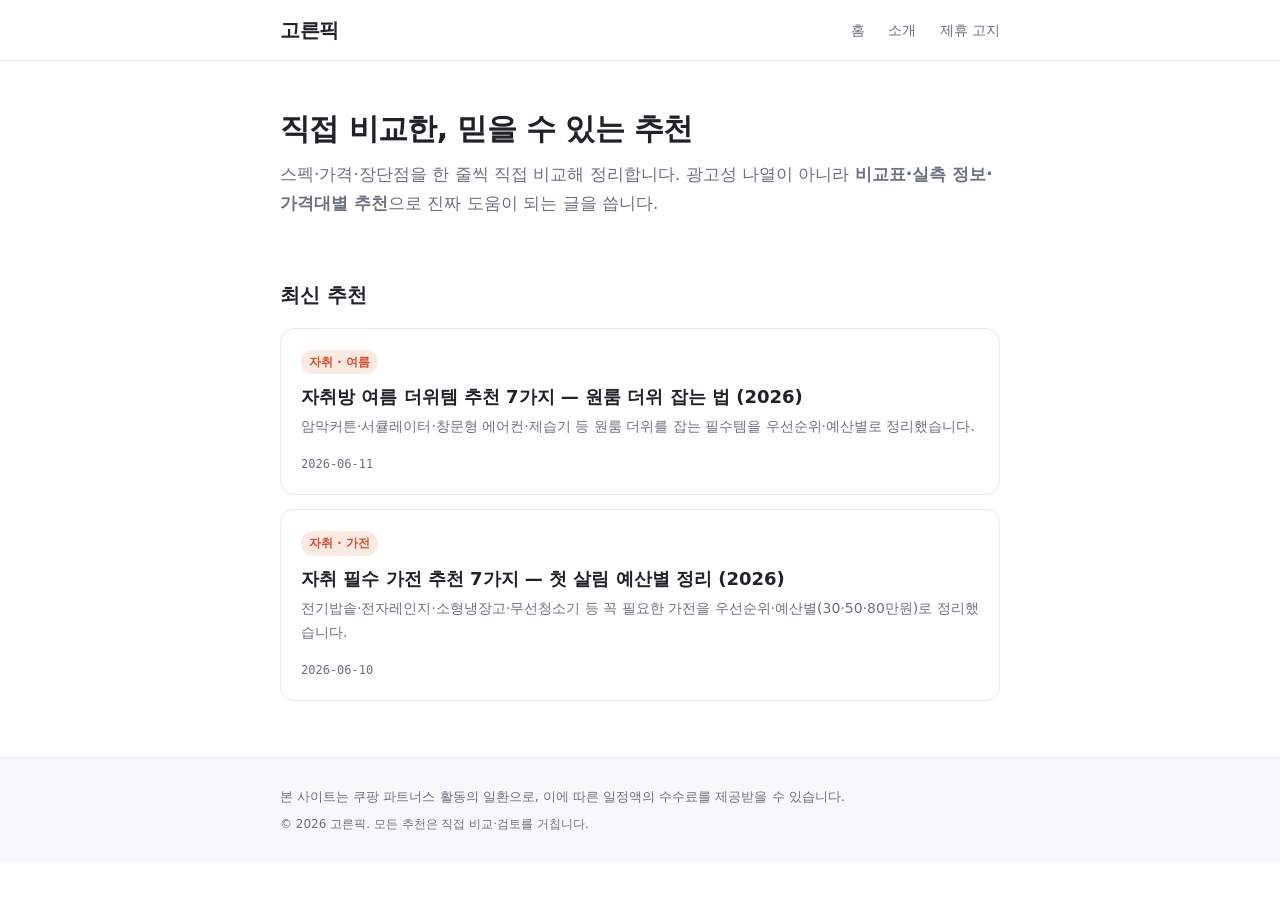
<file: index.html>
<!DOCTYPE html>
<html lang="ko">
<head>
  <meta charset="UTF-8" />
  <meta name="viewport" content="width=device-width, initial-scale=1.0" />
  <meta name="google-site-verification" content="KByV5WFBoO63MOMpK7aMtSgN4CVhhy_slvAWljb6XKs" />
  <title>고른픽 — 직접 비교한 가성비 추천</title>
  <meta name="description" content="실측 스펙과 가격을 직접 비교해 정리한 제품 추천. 가성비·용도별·가격대별로 한눈에 고르세요." />
  <link rel="canonical" href="https://tomttoms.github.io/recommend-site/" />
  <!-- Open Graph -->
  <meta property="og:type" content="website" />
  <meta property="og:title" content="고른픽 — 직접 비교한 가성비 추천" />
  <meta property="og:description" content="실측 스펙과 가격을 직접 비교해 정리한 제품 추천." />
  <meta property="og:url" content="https://tomttoms.github.io/recommend-site/" />
  <meta name="robots" content="index,follow" />
  <link rel="stylesheet" href="style.css" />
  <!-- 사이트 구조화 데이터 -->
  <script type="application/ld+json">
  {
    "@context": "https://schema.org",
    "@type": "WebSite",
    "name": "고른픽",
    "url": "https://tomttoms.github.io/recommend-site/",
    "description": "실측 스펙과 가격을 직접 비교해 정리한 제품 추천 사이트"
  }
  </script>
</head>
<body>
  <header class="site-header">
    <div class="container header-inner">
      <a href="index.html" class="brand">고른픽</a>
      <nav class="nav">
        <a href="index.html">홈</a>
        <a href="about.html">소개</a>
        <a href="about.html#disclosure">제휴 고지</a>
      </nav>
    </div>
  </header>

  <main class="container">
    <section class="hero">
      <h1>직접 비교한, 믿을 수 있는 추천</h1>
      <p class="lead">
        스펙·가격·장단점을 한 줄씩 직접 비교해 정리합니다. 광고성 나열이 아니라
        <strong>비교표·실측 정보·가격대별 추천</strong>으로 진짜 도움이 되는 글을 씁니다.
      </p>
    </section>

    <section>
      <h2 class="section-title">최신 추천</h2>
      <div class="card-list">

        <a class="card" href="posts/jachi-summer.html">
          <span class="card-tag">자취 · 여름</span>
          <h3 class="card-title">자취방 여름 더위템 추천 7가지 — 원룸 더위 잡는 법 (2026)</h3>
          <p class="card-desc">
            암막커튼·서큘레이터·창문형 에어컨·제습기 등 원룸 더위를 잡는 필수템을 우선순위·예산별로 정리했습니다.
          </p>
          <span class="card-date">2026-06-11</span>
        </a>

        <a class="card" href="posts/jachi-appliances.html">
          <span class="card-tag">자취 · 가전</span>
          <h3 class="card-title">자취 필수 가전 추천 7가지 — 첫 살림 예산별 정리 (2026)</h3>
          <p class="card-desc">
            전기밥솥·전자레인지·소형냉장고·무선청소기 등 꼭 필요한 가전을 우선순위·예산별(30·50·80만원)로 정리했습니다.
          </p>
          <span class="card-date">2026-06-10</span>
        </a>

      </div>
    </section>
  </main>

  <footer class="site-footer">
    <div class="container">
      <p class="disclosure">
        본 사이트는 쿠팡 파트너스 활동의 일환으로, 이에 따른 일정액의 수수료를 제공받을 수 있습니다.
      </p>
      <p class="copyright">© <span id="year"></span> 고른픽. 모든 추천은 직접 비교·검토를 거칩니다.</p>
    </div>
  </footer>

  <script>document.getElementById('year').textContent = new Date().getFullYear();</script>
</body>
</html>
</file>
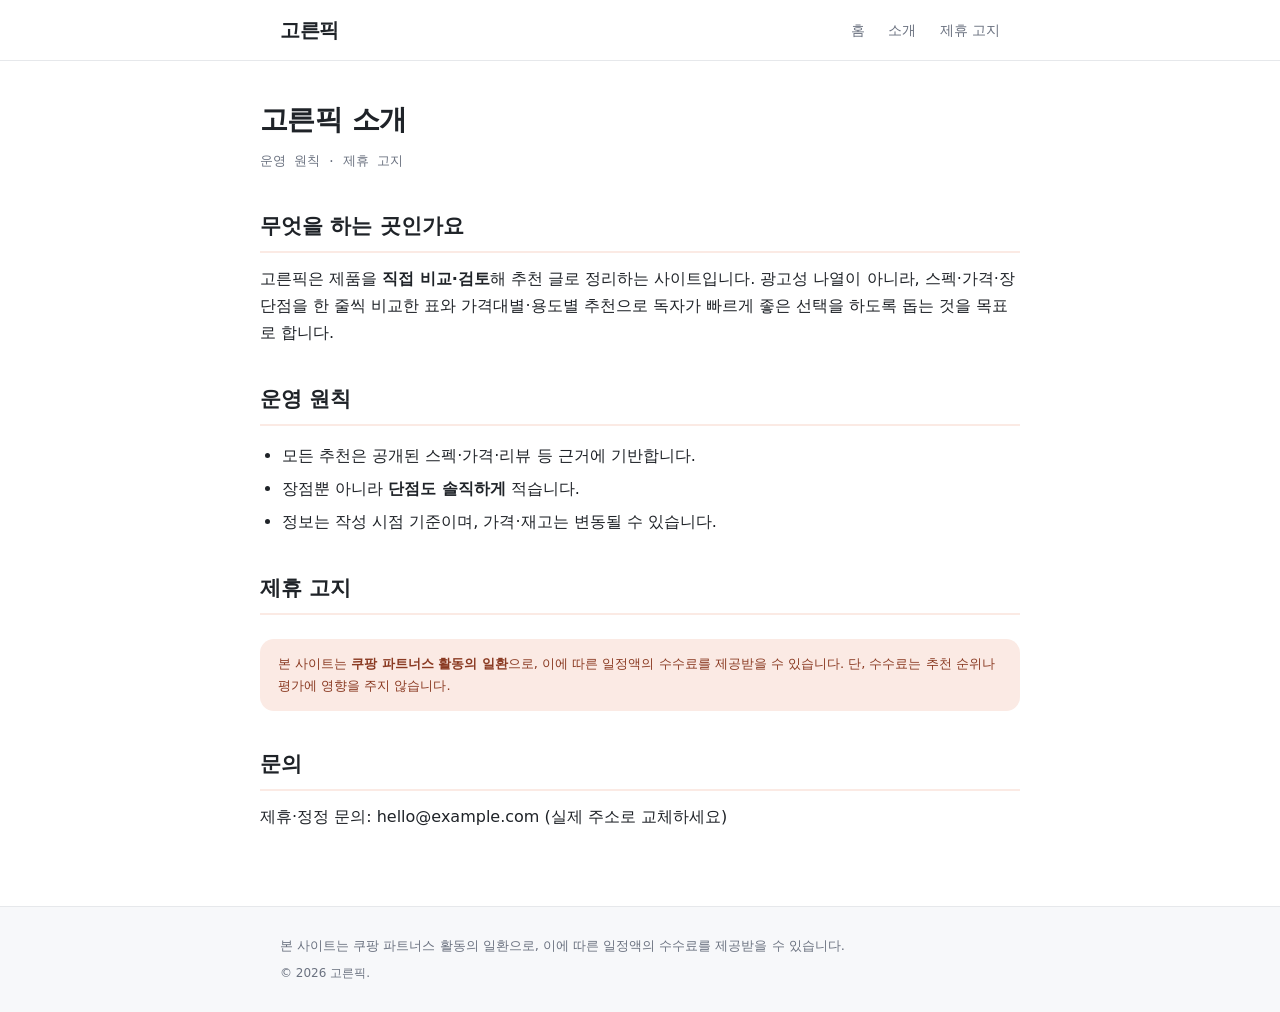
<file: about.html>
<!DOCTYPE html>
<html lang="ko">
<head>
  <meta charset="UTF-8" />
  <meta name="viewport" content="width=device-width, initial-scale=1.0" />
  <title>소개 · 제휴 고지 — 고른픽</title>
  <meta name="description" content="고른픽 소개와 운영 원칙, 쿠팡 파트너스 제휴 고지." />
  <link rel="canonical" href="https://tomttoms.github.io/recommend-site/about.html" />
  <meta name="robots" content="index,follow" />
  <link rel="stylesheet" href="style.css" />
</head>
<body>
  <header class="site-header">
    <div class="container header-inner">
      <a href="index.html" class="brand">고른픽</a>
      <nav class="nav">
        <a href="index.html">홈</a>
        <a href="about.html">소개</a>
        <a href="about.html#disclosure">제휴 고지</a>
      </nav>
    </div>
  </header>

  <main class="container article">
    <h1>고른픽 소개</h1>
    <p class="meta">운영 원칙 · 제휴 고지</p>

    <h2>무엇을 하는 곳인가요</h2>
    <p>
      고른픽은 제품을 <strong>직접 비교·검토</strong>해 추천 글로 정리하는 사이트입니다.
      광고성 나열이 아니라, 스펙·가격·장단점을 한 줄씩 비교한 표와 가격대별·용도별 추천으로
      독자가 빠르게 좋은 선택을 하도록 돕는 것을 목표로 합니다.
    </p>

    <h2>운영 원칙</h2>
    <ul>
      <li>모든 추천은 공개된 스펙·가격·리뷰 등 근거에 기반합니다.</li>
      <li>장점뿐 아니라 <strong>단점도 솔직하게</strong> 적습니다.</li>
      <li>정보는 작성 시점 기준이며, 가격·재고는 변동될 수 있습니다.</li>
    </ul>

    <h2 id="disclosure">제휴 고지</h2>
    <div class="disclosure-box">
      본 사이트는 <strong>쿠팡 파트너스 활동의 일환</strong>으로, 이에 따른 일정액의
      수수료를 제공받을 수 있습니다. 단, 수수료는 추천 순위나 평가에 영향을 주지 않습니다.
    </div>

    <h2>문의</h2>
    <p>제휴·정정 문의: <a href="mailto:hello@example.com">hello@example.com</a> (실제 주소로 교체하세요)</p>
  </main>

  <footer class="site-footer">
    <div class="container">
      <p class="disclosure">
        본 사이트는 쿠팡 파트너스 활동의 일환으로, 이에 따른 일정액의 수수료를 제공받을 수 있습니다.
      </p>
      <p class="copyright">© <span id="year"></span> 고른픽.</p>
    </div>
  </footer>
  <script>document.getElementById('year').textContent = new Date().getFullYear();</script>
</body>
</html>
</file>
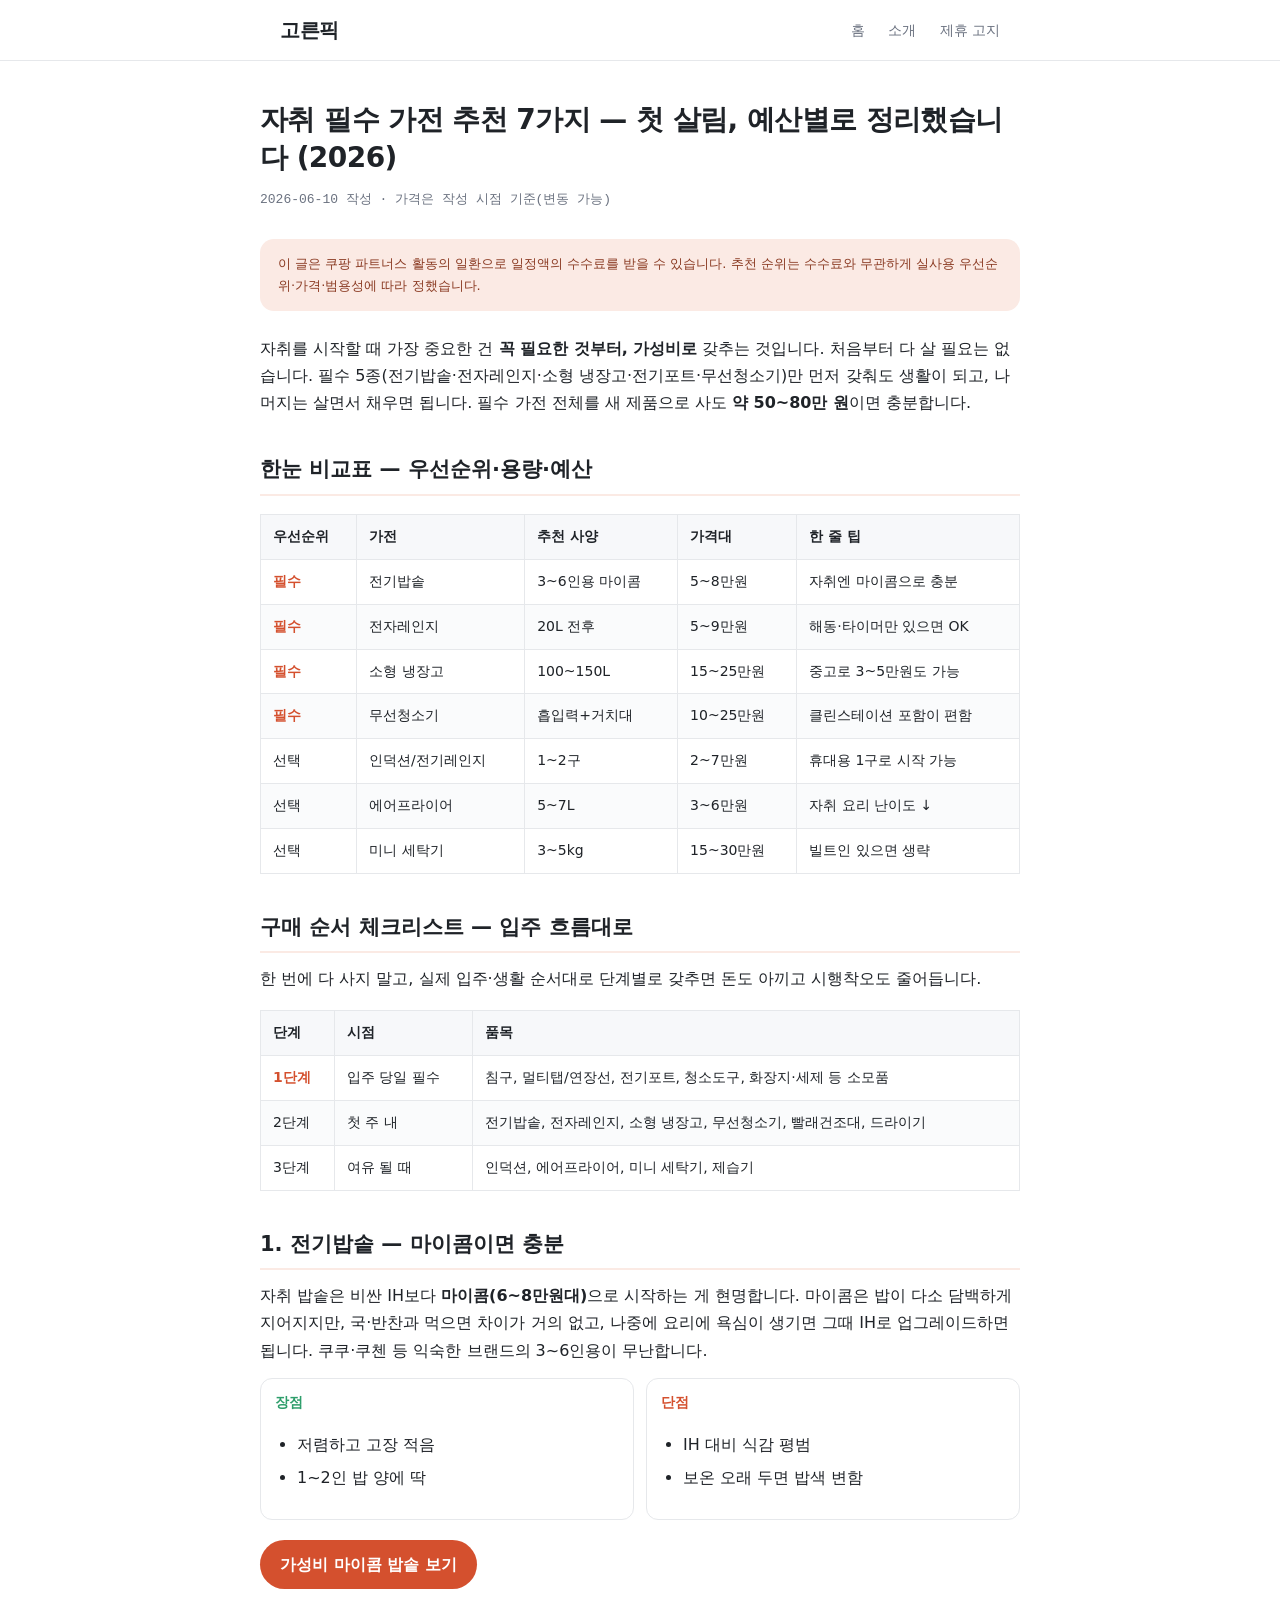
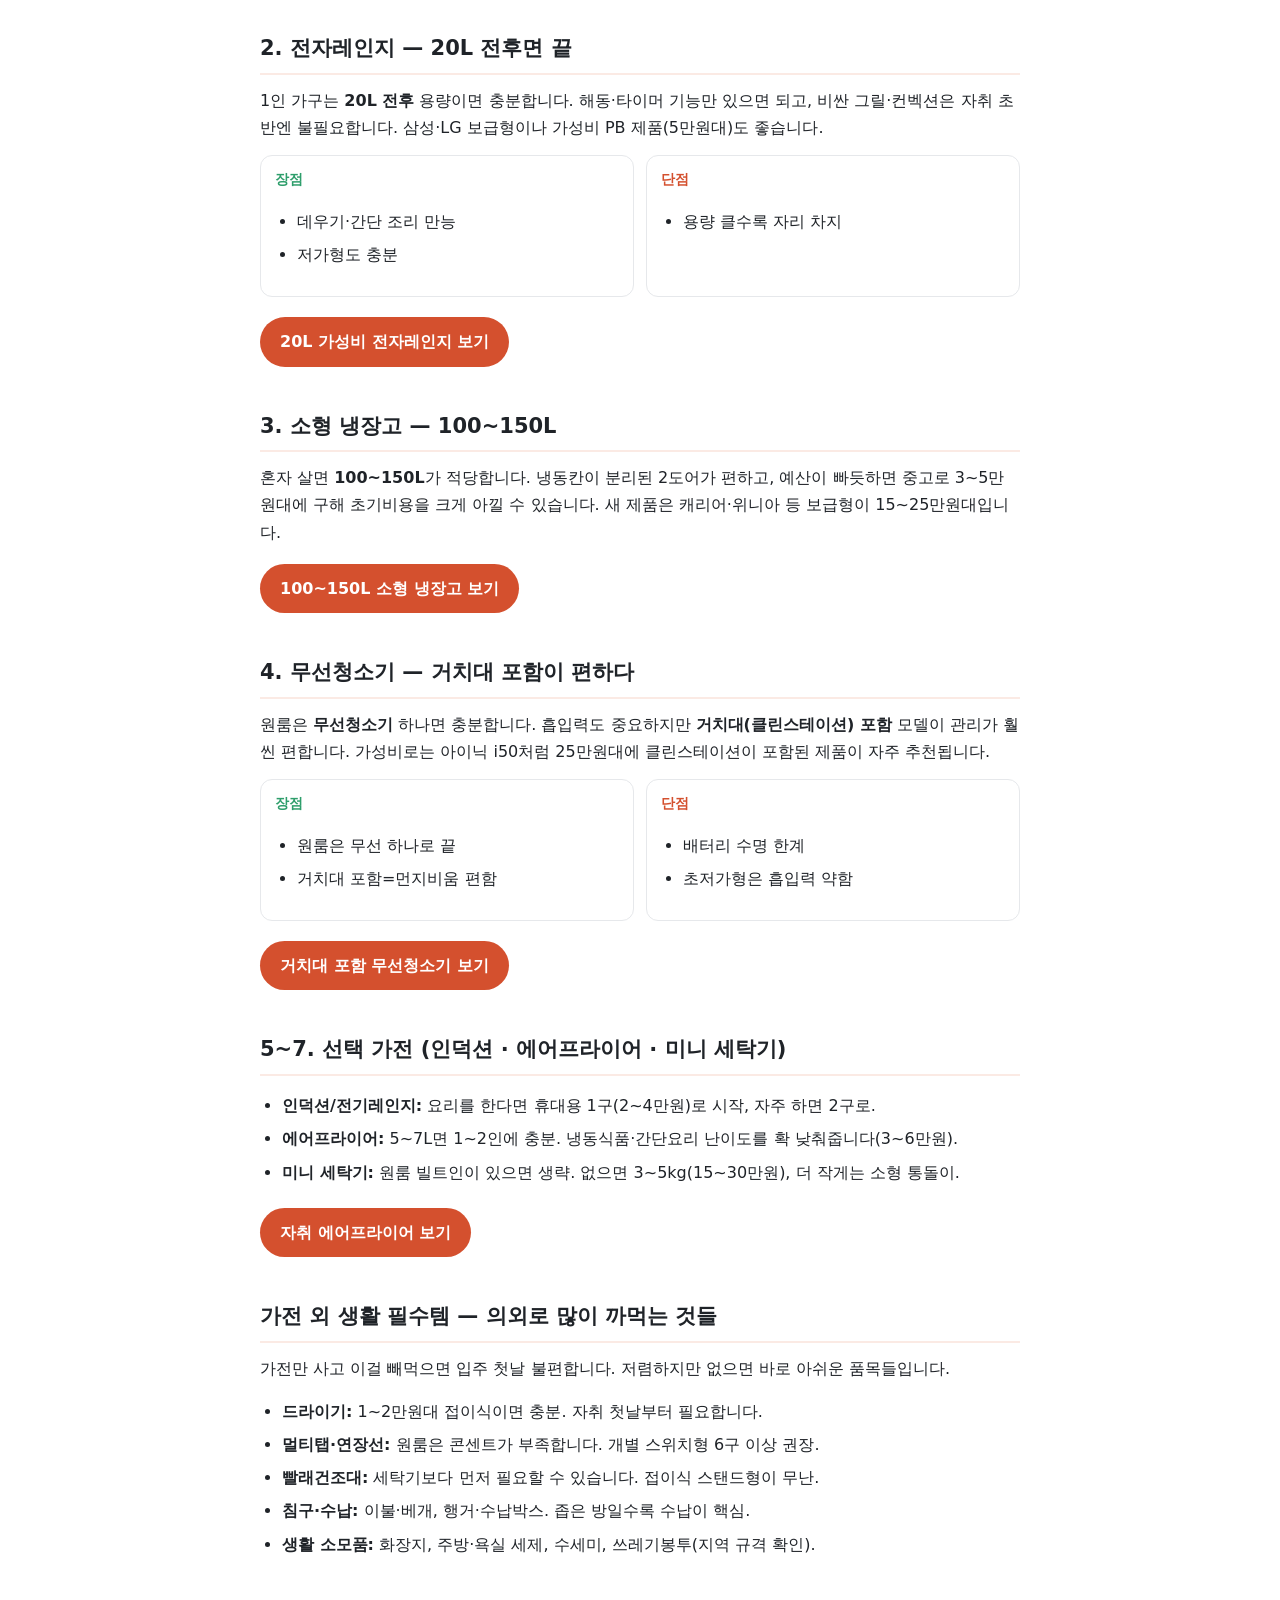
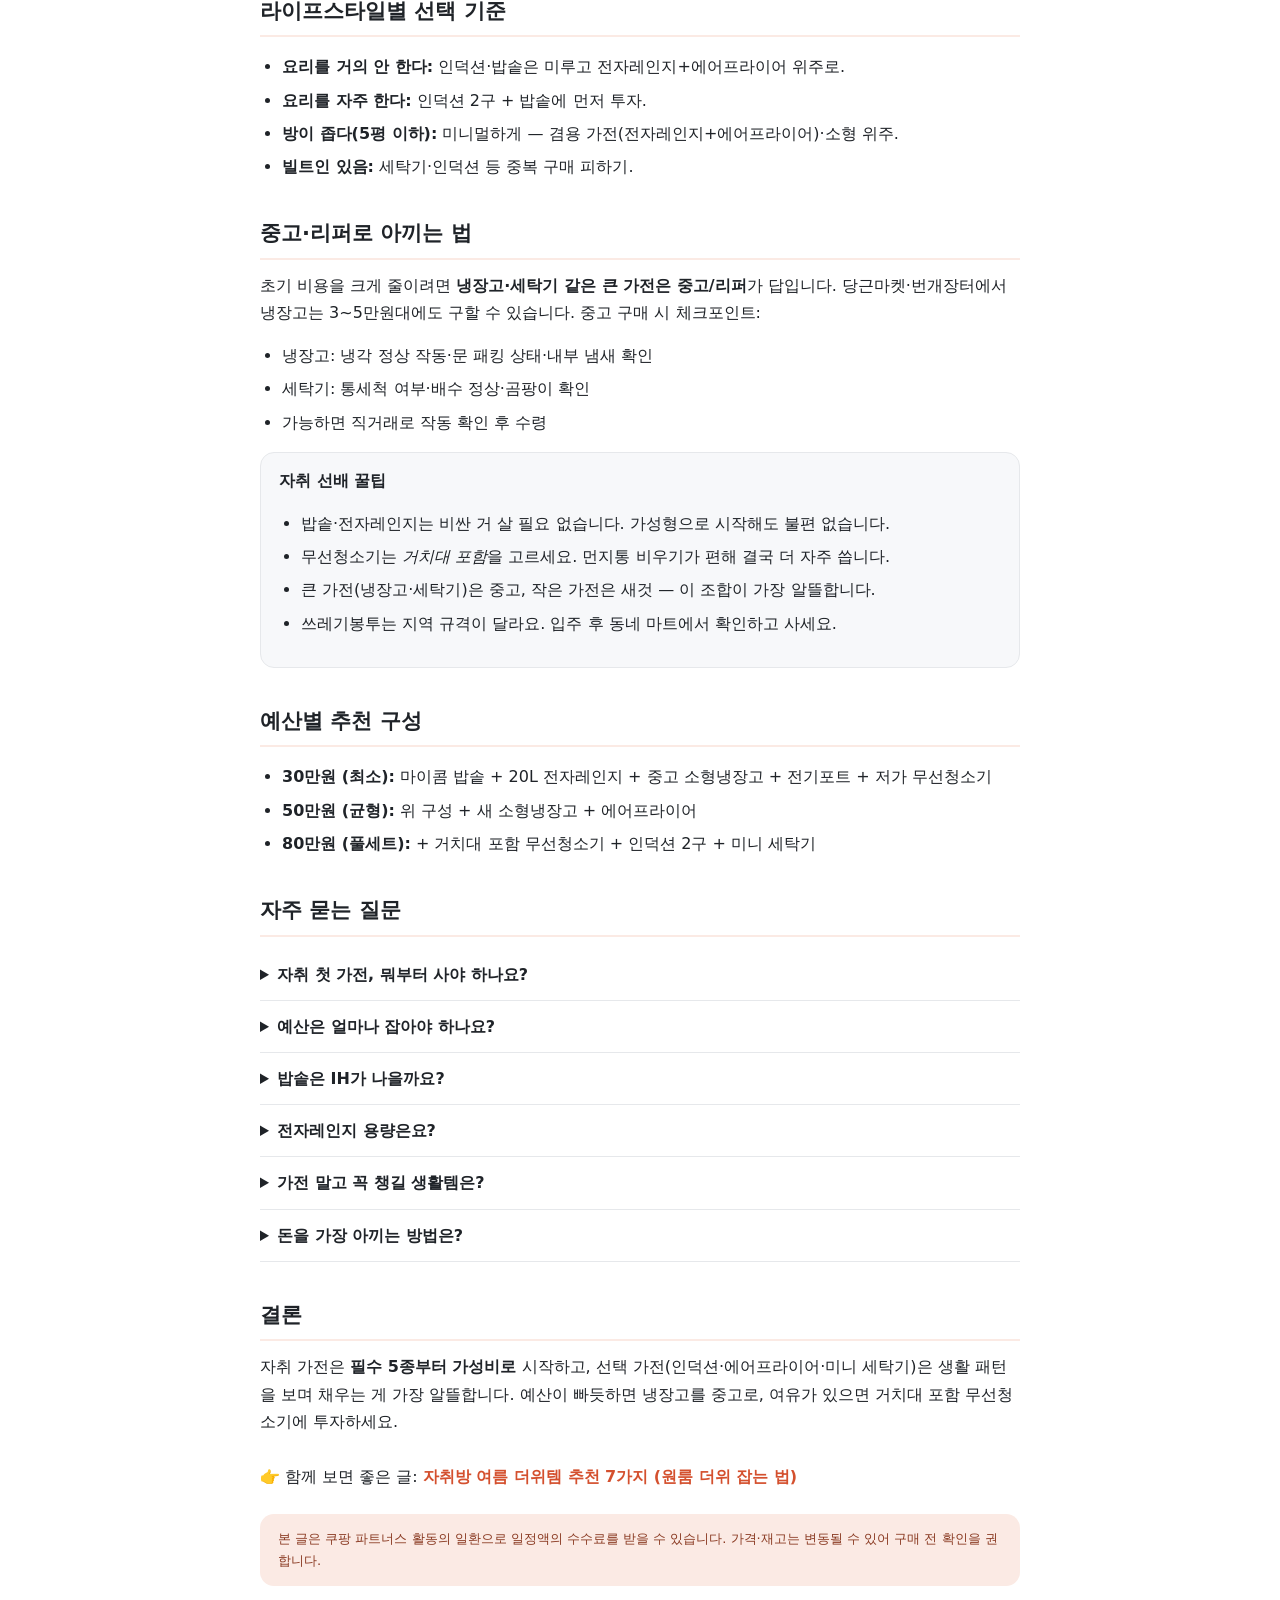
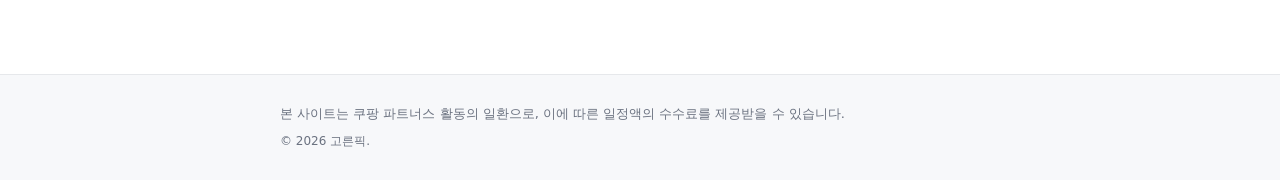
<file: posts/jachi-appliances.html>
<!DOCTYPE html>
<html lang="ko">
<head>
  <meta charset="UTF-8" />
  <meta name="viewport" content="width=device-width, initial-scale=1.0" />
  <title>자취 필수 가전 추천 7가지 — 첫 살림 예산별 정리 (2026)</title>
  <meta name="description" content="자취 시작할 때 꼭 필요한 필수 가전 7가지를 우선순위·예산별로 정리했습니다. 전기밥솥·전자레인지·소형냉장고·무선청소기 등 대표 모델과 가격대, 30·50·80만원 구성까지 한눈에." />
  <link rel="canonical" href="https://tomttoms.github.io/recommend-site/posts/jachi-appliances.html" />
  <meta property="og:type" content="article" />
  <meta property="og:title" content="자취 필수 가전 추천 7가지 — 첫 살림 예산별 정리 (2026)" />
  <meta property="og:description" content="자취 첫 살림 필수 가전 7가지를 우선순위·예산별로 정리. 대표 모델·가격대·구성 예산까지." />
  <meta property="og:url" content="https://tomttoms.github.io/recommend-site/posts/jachi-appliances.html" />
  <meta name="robots" content="index,follow" />
  <link rel="stylesheet" href="../style.css" />

  <script type="application/ld+json">
  {
    "@context": "https://schema.org",
    "@type": "Article",
    "headline": "자취 필수 가전 추천 7가지 — 첫 살림 예산별 정리 (2026)",
    "datePublished": "2026-06-10",
    "dateModified": "2026-06-11",
    "author": { "@type": "Organization", "name": "고른픽" },
    "publisher": { "@type": "Organization", "name": "고른픽" },
    "description": "자취 첫 살림 필수 가전 7가지를 우선순위·예산별로 정리한 가이드."
  }
  </script>
  <script type="application/ld+json">
  {
    "@context": "https://schema.org",
    "@type": "ItemList",
    "name": "자취 필수 가전 7가지",
    "itemListElement": [
      { "@type": "ListItem", "position": 1, "name": "전기밥솥" },
      { "@type": "ListItem", "position": 2, "name": "전자레인지" },
      { "@type": "ListItem", "position": 3, "name": "소형 냉장고" },
      { "@type": "ListItem", "position": 4, "name": "무선청소기" },
      { "@type": "ListItem", "position": 5, "name": "인덕션/전기레인지" },
      { "@type": "ListItem", "position": 6, "name": "에어프라이어" },
      { "@type": "ListItem", "position": 7, "name": "미니 세탁기" }
    ]
  }
  </script>
</head>
<body>
  <header class="site-header">
    <div class="container header-inner">
      <a href="../index.html" class="brand">고른픽</a>
      <nav class="nav">
        <a href="../index.html">홈</a>
        <a href="../about.html">소개</a>
        <a href="../about.html#disclosure">제휴 고지</a>
      </nav>
    </div>
  </header>

  <main class="container article">
    <h1>자취 필수 가전 추천 7가지 — 첫 살림, 예산별로 정리했습니다 (2026)</h1>
    <p class="meta">2026-06-10 작성 · 가격은 작성 시점 기준(변동 가능)</p>

    <div class="disclosure-box">
      이 글은 쿠팡 파트너스 활동의 일환으로 일정액의 수수료를 받을 수 있습니다.
      추천 순위는 수수료와 무관하게 실사용 우선순위·가격·범용성에 따라 정했습니다.
    </div>

    <p>
      자취를 시작할 때 가장 중요한 건 <strong>꼭 필요한 것부터, 가성비로</strong> 갖추는 것입니다.
      처음부터 다 살 필요는 없습니다. 필수 5종(전기밥솥·전자레인지·소형 냉장고·전기포트·무선청소기)만
      먼저 갖춰도 생활이 되고, 나머지는 살면서 채우면 됩니다. 필수 가전 전체를 새 제품으로 사도
      <strong>약 50~80만 원</strong>이면 충분합니다.
    </p>

    <h2>한눈 비교표 — 우선순위·용량·예산</h2>
    <div class="table-wrap">
      <table>
        <thead>
          <tr><th>우선순위</th><th>가전</th><th>추천 사양</th><th>가격대</th><th>한 줄 팁</th></tr>
        </thead>
        <tbody>
          <tr><td class="pick">필수</td><td>전기밥솥</td><td>3~6인용 마이콤</td><td>5~8만원</td><td>자취엔 마이콤으로 충분</td></tr>
          <tr><td class="pick">필수</td><td>전자레인지</td><td>20L 전후</td><td>5~9만원</td><td>해동·타이머만 있으면 OK</td></tr>
          <tr><td class="pick">필수</td><td>소형 냉장고</td><td>100~150L</td><td>15~25만원</td><td>중고로 3~5만원도 가능</td></tr>
          <tr><td class="pick">필수</td><td>무선청소기</td><td>흡입력+거치대</td><td>10~25만원</td><td>클린스테이션 포함이 편함</td></tr>
          <tr><td>선택</td><td>인덕션/전기레인지</td><td>1~2구</td><td>2~7만원</td><td>휴대용 1구로 시작 가능</td></tr>
          <tr><td>선택</td><td>에어프라이어</td><td>5~7L</td><td>3~6만원</td><td>자취 요리 난이도 ↓</td></tr>
          <tr><td>선택</td><td>미니 세탁기</td><td>3~5kg</td><td>15~30만원</td><td>빌트인 있으면 생략</td></tr>
        </tbody>
      </table>
    </div>

    <h2>구매 순서 체크리스트 — 입주 흐름대로</h2>
    <p>한 번에 다 사지 말고, 실제 입주·생활 순서대로 단계별로 갖추면 돈도 아끼고 시행착오도 줄어듭니다.</p>
    <div class="table-wrap">
      <table>
        <thead>
          <tr><th>단계</th><th>시점</th><th>품목</th></tr>
        </thead>
        <tbody>
          <tr><td class="pick">1단계</td><td>입주 당일 필수</td><td>침구, 멀티탭/연장선, 전기포트, 청소도구, 화장지·세제 등 소모품</td></tr>
          <tr><td>2단계</td><td>첫 주 내</td><td>전기밥솥, 전자레인지, 소형 냉장고, 무선청소기, 빨래건조대, 드라이기</td></tr>
          <tr><td>3단계</td><td>여유 될 때</td><td>인덕션, 에어프라이어, 미니 세탁기, 제습기</td></tr>
        </tbody>
      </table>
    </div>

    <h2>1. 전기밥솥 — 마이콤이면 충분</h2>
    <p>
      자취 밥솥은 비싼 IH보다 <strong>마이콤(6~8만원대)</strong>으로 시작하는 게 현명합니다.
      마이콤은 밥이 다소 담백하게 지어지지만, 국·반찬과 먹으면 차이가 거의 없고, 나중에 요리에
      욕심이 생기면 그때 IH로 업그레이드하면 됩니다. 쿠쿠·쿠첸 등 익숙한 브랜드의 3~6인용이 무난합니다.
    </p>
    <div class="proscons">
      <div class="box pro"><h4>장점</h4><ul><li>저렴하고 고장 적음</li><li>1~2인 밥 양에 딱</li></ul></div>
      <div class="box con"><h4>단점</h4><ul><li>IH 대비 식감 평범</li><li>보온 오래 두면 밥색 변함</li></ul></div>
    </div>
    <a class="buy" href="https://link.coupang.com/a/eun5mu8SxE" rel="nofollow sponsored" target="_blank">가성비 마이콤 밥솥 보기</a>

    <h2>2. 전자레인지 — 20L 전후면 끝</h2>
    <p>
      1인 가구는 <strong>20L 전후</strong> 용량이면 충분합니다. 해동·타이머 기능만 있으면 되고,
      비싼 그릴·컨벡션은 자취 초반엔 불필요합니다. 삼성·LG 보급형이나 가성비 PB 제품(5만원대)도 좋습니다.
    </p>
    <div class="proscons">
      <div class="box pro"><h4>장점</h4><ul><li>데우기·간단 조리 만능</li><li>저가형도 충분</li></ul></div>
      <div class="box con"><h4>단점</h4><ul><li>용량 클수록 자리 차지</li></ul></div>
    </div>
    <a class="buy" href="https://link.coupang.com/a/euoedWCDtY" rel="nofollow sponsored" target="_blank">20L 가성비 전자레인지 보기</a>

    <h2>3. 소형 냉장고 — 100~150L</h2>
    <p>
      혼자 살면 <strong>100~150L</strong>가 적당합니다. 냉동칸이 분리된 2도어가 편하고,
      예산이 빠듯하면 중고로 3~5만원대에 구해 초기비용을 크게 아낄 수 있습니다.
      새 제품은 캐리어·위니아 등 보급형이 15~25만원대입니다.
    </p>
    <a class="buy" href="https://link.coupang.com/a/euokpwEWnk" rel="nofollow sponsored" target="_blank">100~150L 소형 냉장고 보기</a>

    <h2>4. 무선청소기 — 거치대 포함이 편하다</h2>
    <p>
      원룸은 <strong>무선청소기</strong> 하나면 충분합니다. 흡입력도 중요하지만 <strong>거치대(클린스테이션)
      포함</strong> 모델이 관리가 훨씬 편합니다. 가성비로는 아이닉 i50처럼 25만원대에 클린스테이션이
      포함된 제품이 자주 추천됩니다.
    </p>
    <div class="proscons">
      <div class="box pro"><h4>장점</h4><ul><li>원룸은 무선 하나로 끝</li><li>거치대 포함=먼지비움 편함</li></ul></div>
      <div class="box con"><h4>단점</h4><ul><li>배터리 수명 한계</li><li>초저가형은 흡입력 약함</li></ul></div>
    </div>
    <a class="buy" href="https://link.coupang.com/a/euoncdRZQW" rel="nofollow sponsored" target="_blank">거치대 포함 무선청소기 보기</a>

    <h2>5~7. 선택 가전 (인덕션 · 에어프라이어 · 미니 세탁기)</h2>
    <ul>
      <li><strong>인덕션/전기레인지:</strong> 요리를 한다면 휴대용 1구(2~4만원)로 시작, 자주 하면 2구로.</li>
      <li><strong>에어프라이어:</strong> 5~7L면 1~2인에 충분. 냉동식품·간단요리 난이도를 확 낮춰줍니다(3~6만원).</li>
      <li><strong>미니 세탁기:</strong> 원룸 빌트인이 있으면 생략. 없으면 3~5kg(15~30만원), 더 작게는 소형 통돌이.</li>
    </ul>
    <a class="buy" href="https://link.coupang.com/a/euopn6ibRs" rel="nofollow sponsored" target="_blank">자취 에어프라이어 보기</a>

    <h2>가전 외 생활 필수템 — 의외로 많이 까먹는 것들</h2>
    <p>가전만 사고 이걸 빼먹으면 입주 첫날 불편합니다. 저렴하지만 없으면 바로 아쉬운 품목들입니다.</p>
    <ul>
      <li><strong>드라이기:</strong> 1~2만원대 접이식이면 충분. 자취 첫날부터 필요합니다.</li>
      <li><strong>멀티탭·연장선:</strong> 원룸은 콘센트가 부족합니다. 개별 스위치형 6구 이상 권장.</li>
      <li><strong>빨래건조대:</strong> 세탁기보다 먼저 필요할 수 있습니다. 접이식 스탠드형이 무난.</li>
      <li><strong>침구·수납:</strong> 이불·베개, 행거·수납박스. 좁은 방일수록 수납이 핵심.</li>
      <li><strong>생활 소모품:</strong> 화장지, 주방·욕실 세제, 수세미, 쓰레기봉투(지역 규격 확인).</li>
    </ul>

    <h2>라이프스타일별 선택 기준</h2>
    <ul>
      <li><strong>요리를 거의 안 한다:</strong> 인덕션·밥솥은 미루고 전자레인지+에어프라이어 위주로.</li>
      <li><strong>요리를 자주 한다:</strong> 인덕션 2구 + 밥솥에 먼저 투자.</li>
      <li><strong>방이 좁다(5평 이하):</strong> 미니멀하게 — 겸용 가전(전자레인지+에어프라이어)·소형 위주.</li>
      <li><strong>빌트인 있음:</strong> 세탁기·인덕션 등 중복 구매 피하기.</li>
    </ul>

    <h2>중고·리퍼로 아끼는 법</h2>
    <p>
      초기 비용을 크게 줄이려면 <strong>냉장고·세탁기 같은 큰 가전은 중고/리퍼</strong>가 답입니다.
      당근마켓·번개장터에서 냉장고는 3~5만원대에도 구할 수 있습니다. 중고 구매 시 체크포인트:
    </p>
    <ul>
      <li>냉장고: 냉각 정상 작동·문 패킹 상태·내부 냄새 확인</li>
      <li>세탁기: 통세척 여부·배수 정상·곰팡이 확인</li>
      <li>가능하면 직거래로 작동 확인 후 수령</li>
    </ul>

    <div class="callout">
      <strong>자취 선배 꿀팁</strong>
      <ul>
        <li>밥솥·전자레인지는 비싼 거 살 필요 없습니다. 가성형으로 시작해도 불편 없습니다.</li>
        <li>무선청소기는 <em>거치대 포함</em>을 고르세요. 먼지통 비우기가 편해 결국 더 자주 씁니다.</li>
        <li>큰 가전(냉장고·세탁기)은 중고, 작은 가전은 새것 — 이 조합이 가장 알뜰합니다.</li>
        <li>쓰레기봉투는 지역 규격이 달라요. 입주 후 동네 마트에서 확인하고 사세요.</li>
      </ul>
    </div>

    <h2>예산별 추천 구성</h2>
    <ul>
      <li><strong>30만원 (최소):</strong> 마이콤 밥솥 + 20L 전자레인지 + 중고 소형냉장고 + 전기포트 + 저가 무선청소기</li>
      <li><strong>50만원 (균형):</strong> 위 구성 + 새 소형냉장고 + 에어프라이어</li>
      <li><strong>80만원 (풀세트):</strong> + 거치대 포함 무선청소기 + 인덕션 2구 + 미니 세탁기</li>
    </ul>

    <h2>자주 묻는 질문</h2>
    <div class="faq">
      <details><summary>자취 첫 가전, 뭐부터 사야 하나요?</summary><p>전기밥솥·전자레인지·소형 냉장고·전기포트·무선청소기 5종을 먼저 갖추면 생활이 됩니다. 나머지는 살면서 채우세요.</p></details>
      <details><summary>예산은 얼마나 잡아야 하나요?</summary><p>필수 5종 새 제품 기준 약 50~80만원, 냉장고를 중고로 하면 30만원대도 가능합니다.</p></details>
      <details><summary>밥솥은 IH가 나을까요?</summary><p>자취 초반엔 마이콤(6~8만원)으로 충분합니다. 요리에 욕심이 생기면 그때 IH로 업그레이드하세요.</p></details>
      <details><summary>전자레인지 용량은요?</summary><p>1인 가구는 20L 전후면 충분합니다. 해동·타이머만 있으면 됩니다.</p></details>
      <details><summary>가전 말고 꼭 챙길 생활템은?</summary><p>드라이기, 멀티탭/연장선, 빨래건조대, 침구, 생활 소모품(화장지·세제·쓰레기봉투)은 입주 첫날부터 필요합니다.</p></details>
      <details><summary>돈을 가장 아끼는 방법은?</summary><p>냉장고·세탁기 같은 큰 가전을 중고/리퍼로 사고, 작은 가전을 새것으로 사면 가장 알뜰합니다.</p></details>
    </div>

    <h2>결론</h2>
    <p>
      자취 가전은 <strong>필수 5종부터 가성비로</strong> 시작하고, 선택 가전(인덕션·에어프라이어·미니 세탁기)은
      생활 패턴을 보며 채우는 게 가장 알뜰합니다. 예산이 빠듯하면 냉장고를 중고로, 여유가 있으면 거치대 포함
      무선청소기에 투자하세요.
    </p>

    <p style="margin-top:28px">
      👉 함께 보면 좋은 글:
      <a href="jachi-summer.html" style="color:var(--accent);font-weight:600">자취방 여름 더위템 추천 7가지 (원룸 더위 잡는 법)</a>
    </p>

    <div class="disclosure-box">
      본 글은 쿠팡 파트너스 활동의 일환으로 일정액의 수수료를 받을 수 있습니다. 가격·재고는 변동될 수 있어 구매 전 확인을 권합니다.
    </div>
  </main>

  <footer class="site-footer">
    <div class="container">
      <p class="disclosure">본 사이트는 쿠팡 파트너스 활동의 일환으로, 이에 따른 일정액의 수수료를 제공받을 수 있습니다.</p>
      <p class="copyright">© <span id="year"></span> 고른픽.</p>
    </div>
  </footer>
  <script>document.getElementById('year').textContent = new Date().getFullYear();</script>
</body>
</html>
</file>
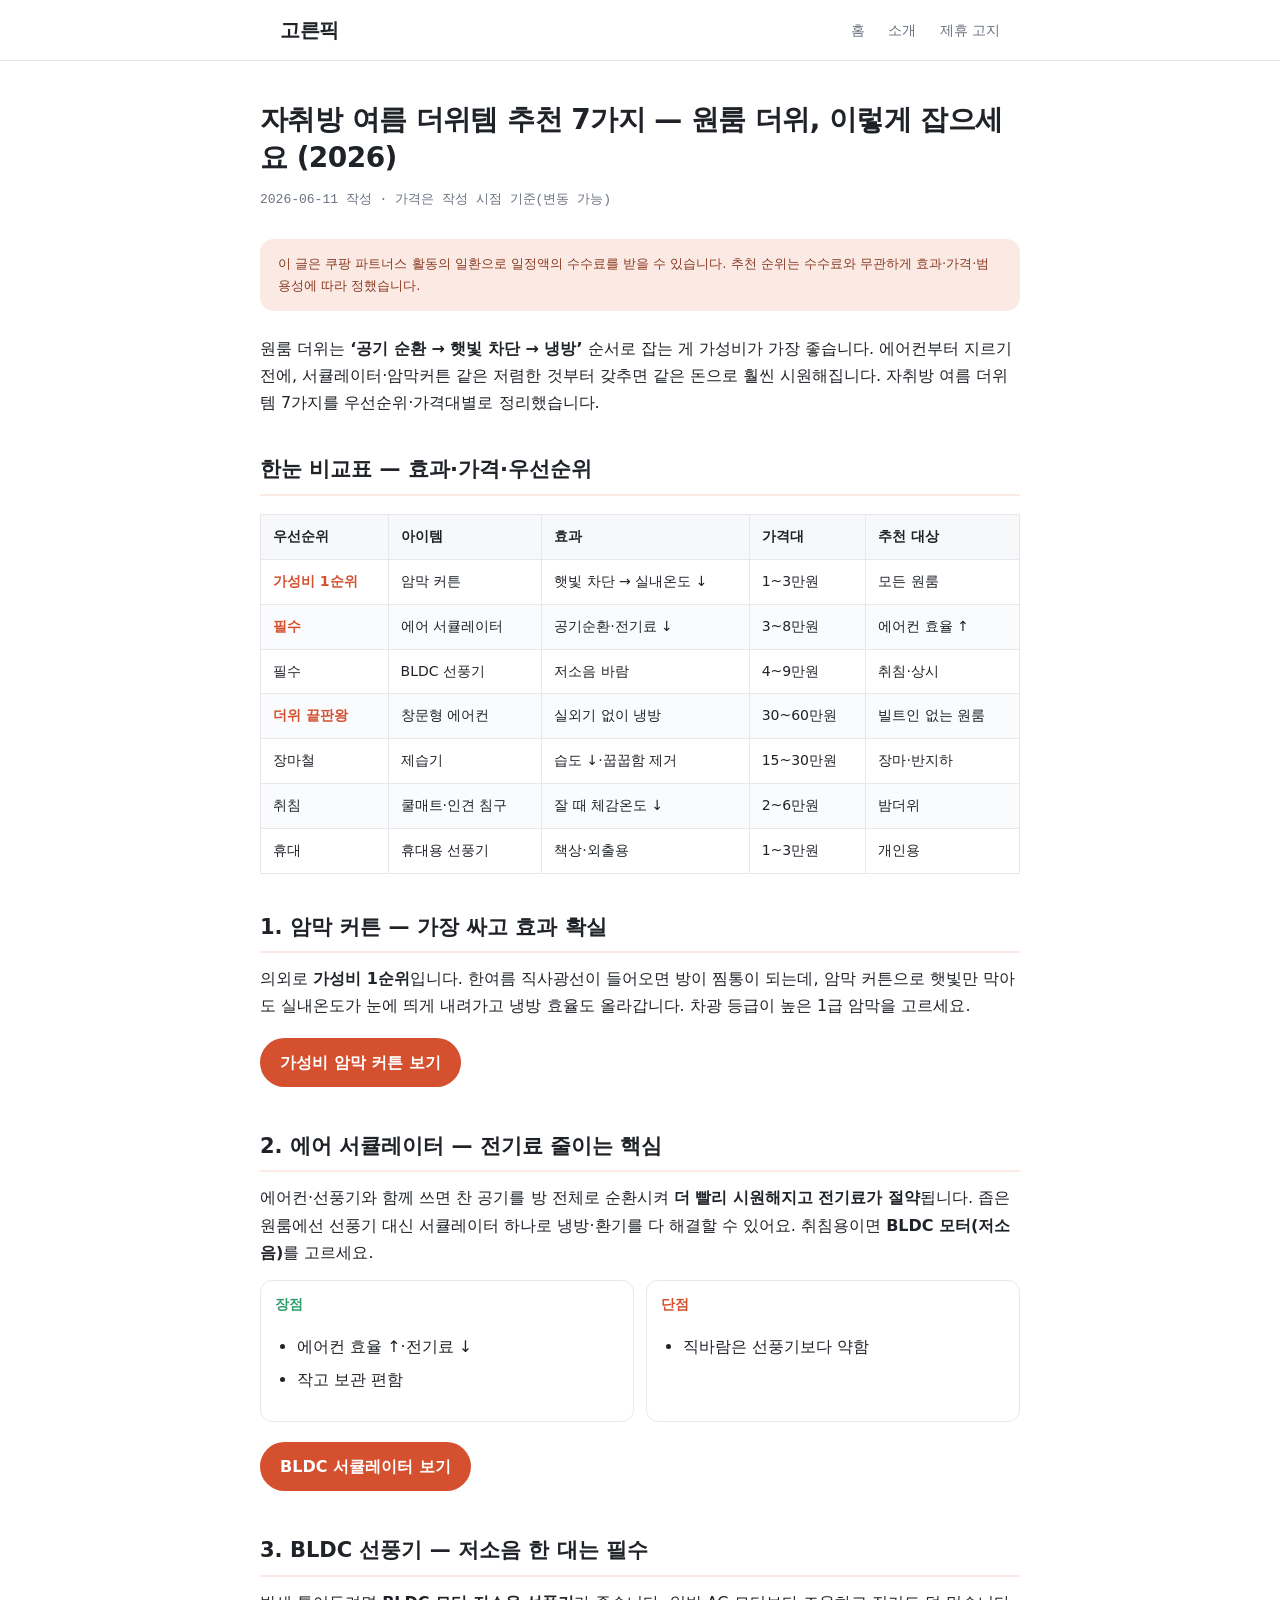
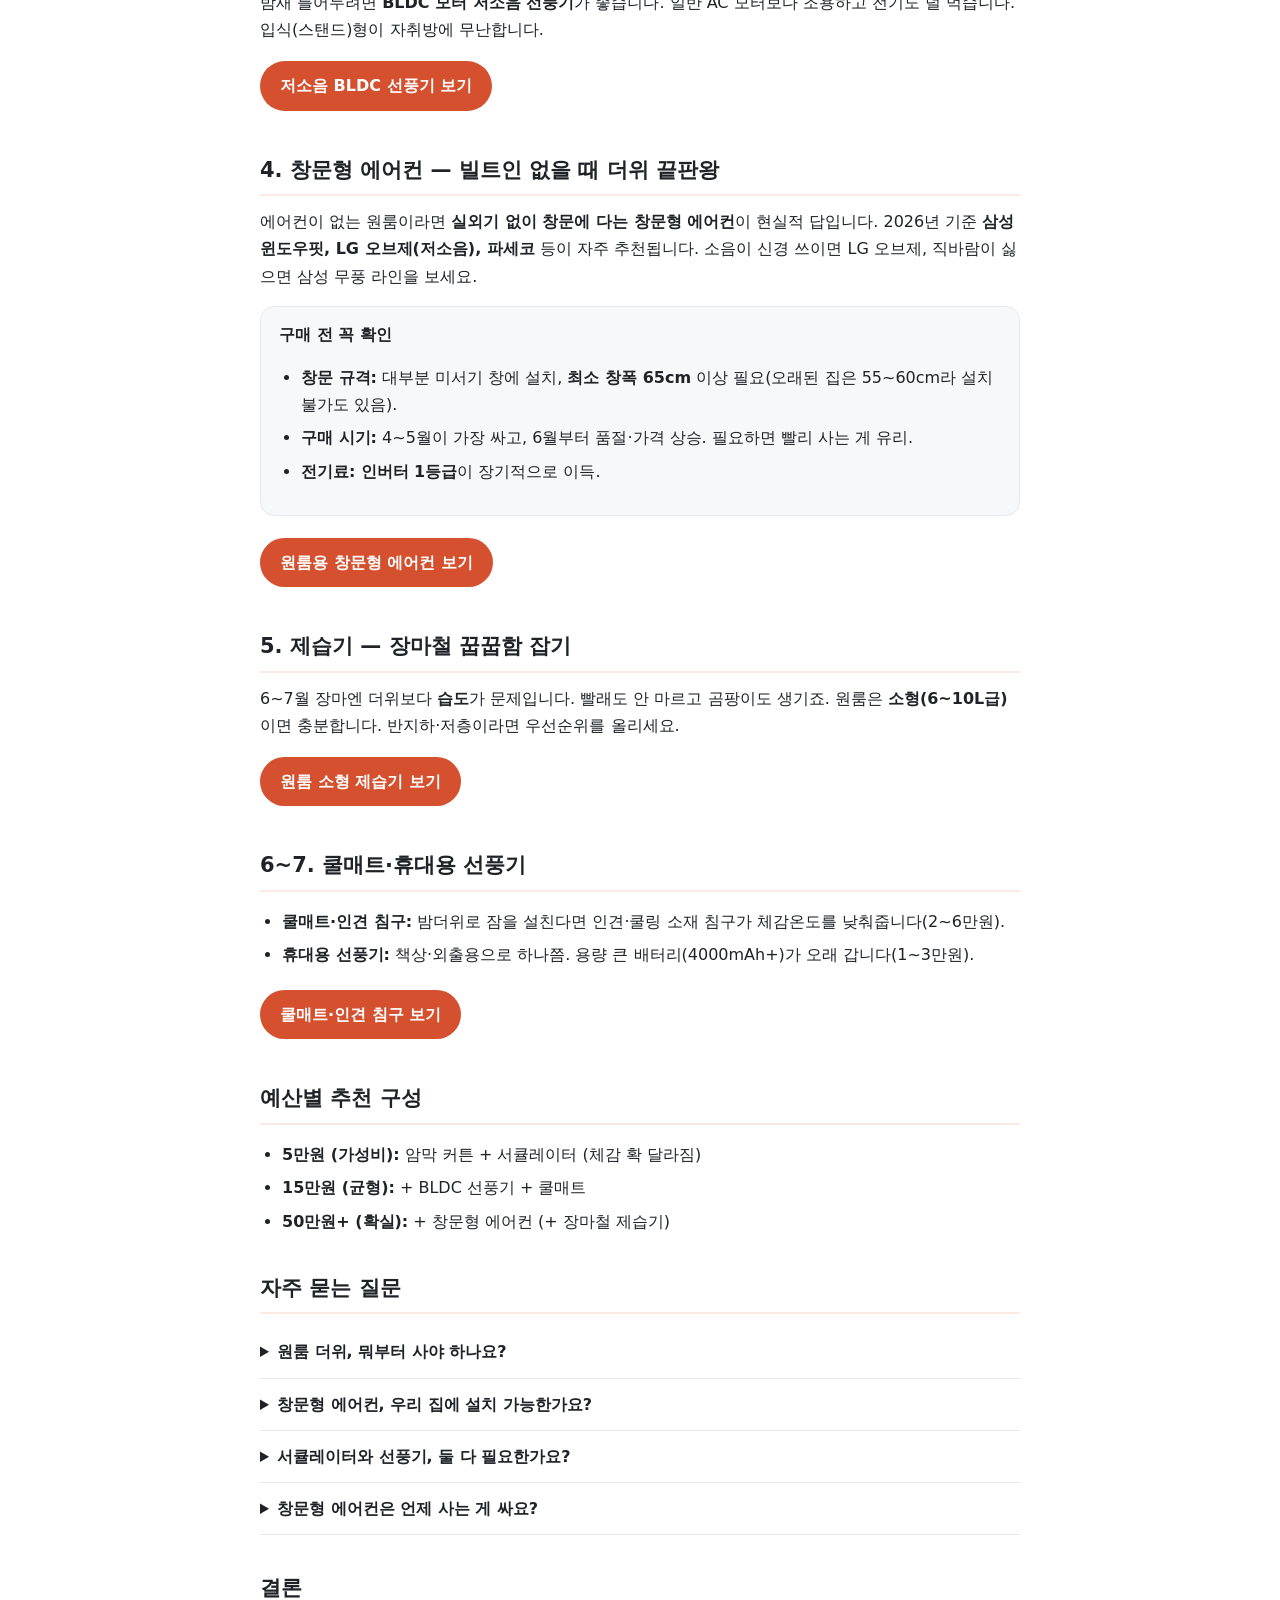
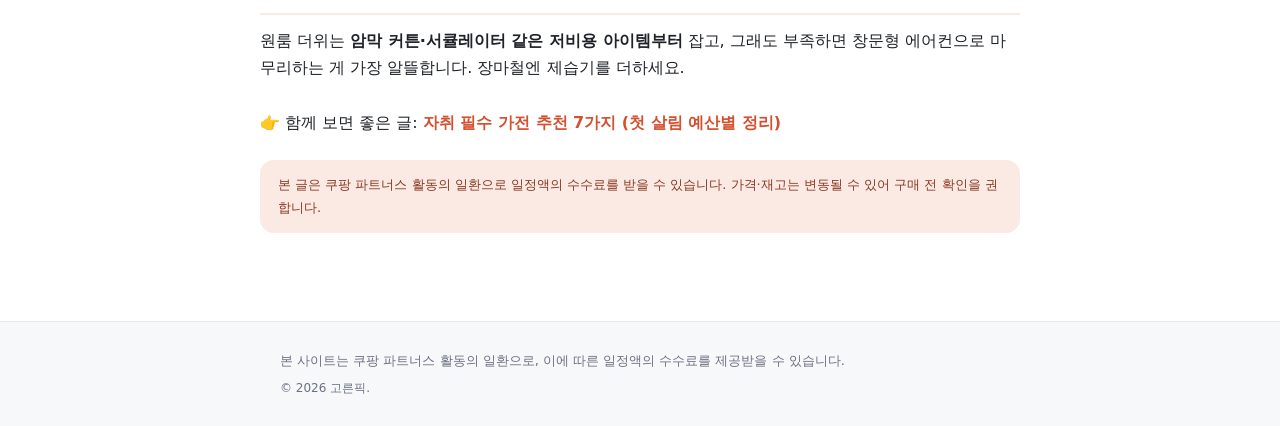
<file: posts/jachi-summer.html>
<!DOCTYPE html>
<html lang="ko">
<head>
  <meta charset="UTF-8" />
  <meta name="viewport" content="width=device-width, initial-scale=1.0" />
  <title>자취방 여름 더위템 추천 7가지 — 원룸 더위 잡는 법 (2026)</title>
  <meta name="description" content="원룸·자취방 여름 더위를 잡는 필수템 7가지를 가성비·우선순위별로 정리. 창문형 에어컨·서큘레이터·제습기·쿨매트·암막커튼까지 가격대와 고르는 기준을 한눈에." />
  <link rel="canonical" href="https://tomttoms.github.io/recommend-site/posts/jachi-summer.html" />
  <meta property="og:type" content="article" />
  <meta property="og:title" content="자취방 여름 더위템 추천 7가지 — 원룸 더위 잡는 법 (2026)" />
  <meta property="og:description" content="원룸·자취방 여름 더위 잡는 필수템 7가지를 가성비·우선순위별로 정리." />
  <meta property="og:url" content="https://tomttoms.github.io/recommend-site/posts/jachi-summer.html" />
  <meta name="robots" content="index,follow" />
  <link rel="stylesheet" href="../style.css" />

  <script type="application/ld+json">
  {
    "@context": "https://schema.org",
    "@type": "Article",
    "headline": "자취방 여름 더위템 추천 7가지 — 원룸 더위 잡는 법 (2026)",
    "datePublished": "2026-06-11",
    "dateModified": "2026-06-11",
    "author": { "@type": "Organization", "name": "고른픽" },
    "publisher": { "@type": "Organization", "name": "고른픽" },
    "description": "원룸·자취방 여름 더위 잡는 필수템 7가지를 가성비·우선순위별로 정리한 가이드."
  }
  </script>
  <script type="application/ld+json">
  {
    "@context": "https://schema.org",
    "@type": "ItemList",
    "name": "자취방 여름 더위템 7가지",
    "itemListElement": [
      { "@type": "ListItem", "position": 1, "name": "창문형 에어컨" },
      { "@type": "ListItem", "position": 2, "name": "에어 서큘레이터" },
      { "@type": "ListItem", "position": 3, "name": "BLDC 선풍기" },
      { "@type": "ListItem", "position": 4, "name": "제습기" },
      { "@type": "ListItem", "position": 5, "name": "쿨매트·인견 침구" },
      { "@type": "ListItem", "position": 6, "name": "암막 커튼" },
      { "@type": "ListItem", "position": 7, "name": "휴대용 선풍기" }
    ]
  }
  </script>
</head>
<body>
  <header class="site-header">
    <div class="container header-inner">
      <a href="../index.html" class="brand">고른픽</a>
      <nav class="nav">
        <a href="../index.html">홈</a>
        <a href="../about.html">소개</a>
        <a href="../about.html#disclosure">제휴 고지</a>
      </nav>
    </div>
  </header>

  <main class="container article">
    <h1>자취방 여름 더위템 추천 7가지 — 원룸 더위, 이렇게 잡으세요 (2026)</h1>
    <p class="meta">2026-06-11 작성 · 가격은 작성 시점 기준(변동 가능)</p>

    <div class="disclosure-box">
      이 글은 쿠팡 파트너스 활동의 일환으로 일정액의 수수료를 받을 수 있습니다.
      추천 순위는 수수료와 무관하게 효과·가격·범용성에 따라 정했습니다.
    </div>

    <p>
      원룸 더위는 <strong>‘공기 순환 → 햇빛 차단 → 냉방’</strong> 순서로 잡는 게 가성비가 가장 좋습니다.
      에어컨부터 지르기 전에, 서큘레이터·암막커튼 같은 저렴한 것부터 갖추면 같은 돈으로 훨씬 시원해집니다.
      자취방 여름 더위템 7가지를 우선순위·가격대별로 정리했습니다.
    </p>

    <h2>한눈 비교표 — 효과·가격·우선순위</h2>
    <div class="table-wrap">
      <table>
        <thead>
          <tr><th>우선순위</th><th>아이템</th><th>효과</th><th>가격대</th><th>추천 대상</th></tr>
        </thead>
        <tbody>
          <tr><td class="pick">가성비 1순위</td><td>암막 커튼</td><td>햇빛 차단 → 실내온도 ↓</td><td>1~3만원</td><td>모든 원룸</td></tr>
          <tr><td class="pick">필수</td><td>에어 서큘레이터</td><td>공기순환·전기료 ↓</td><td>3~8만원</td><td>에어컨 효율 ↑</td></tr>
          <tr><td>필수</td><td>BLDC 선풍기</td><td>저소음 바람</td><td>4~9만원</td><td>취침·상시</td></tr>
          <tr><td class="pick">더위 끝판왕</td><td>창문형 에어컨</td><td>실외기 없이 냉방</td><td>30~60만원</td><td>빌트인 없는 원룸</td></tr>
          <tr><td>장마철</td><td>제습기</td><td>습도 ↓·꿉꿉함 제거</td><td>15~30만원</td><td>장마·반지하</td></tr>
          <tr><td>취침</td><td>쿨매트·인견 침구</td><td>잘 때 체감온도 ↓</td><td>2~6만원</td><td>밤더위</td></tr>
          <tr><td>휴대</td><td>휴대용 선풍기</td><td>책상·외출용</td><td>1~3만원</td><td>개인용</td></tr>
        </tbody>
      </table>
    </div>

    <h2>1. 암막 커튼 — 가장 싸고 효과 확실</h2>
    <p>
      의외로 <strong>가성비 1순위</strong>입니다. 한여름 직사광선이 들어오면 방이 찜통이 되는데,
      암막 커튼으로 햇빛만 막아도 실내온도가 눈에 띄게 내려가고 냉방 효율도 올라갑니다.
      차광 등급이 높은 1급 암막을 고르세요.
    </p>
    <a class="buy" href="https://link.coupang.com/a/eupwH2eVvo" rel="nofollow sponsored" target="_blank">가성비 암막 커튼 보기</a>

    <h2>2. 에어 서큘레이터 — 전기료 줄이는 핵심</h2>
    <p>
      에어컨·선풍기와 함께 쓰면 찬 공기를 방 전체로 순환시켜 <strong>더 빨리 시원해지고 전기료가 절약</strong>됩니다.
      좁은 원룸에선 선풍기 대신 서큘레이터 하나로 냉방·환기를 다 해결할 수 있어요.
      취침용이면 <strong>BLDC 모터(저소음)</strong>를 고르세요.
    </p>
    <div class="proscons">
      <div class="box pro"><h4>장점</h4><ul><li>에어컨 효율 ↑·전기료 ↓</li><li>작고 보관 편함</li></ul></div>
      <div class="box con"><h4>단점</h4><ul><li>직바람은 선풍기보다 약함</li></ul></div>
    </div>
    <a class="buy" href="https://link.coupang.com/a/eupEYVYYq4" rel="nofollow sponsored" target="_blank">BLDC 서큘레이터 보기</a>

    <h2>3. BLDC 선풍기 — 저소음 한 대는 필수</h2>
    <p>
      밤새 틀어두려면 <strong>BLDC 모터 저소음 선풍기</strong>가 좋습니다. 일반 AC 모터보다 조용하고
      전기도 덜 먹습니다. 입식(스탠드)형이 자취방에 무난합니다.
    </p>
    <a class="buy" href="https://link.coupang.com/a/eupGPVp3nM" rel="nofollow sponsored" target="_blank">저소음 BLDC 선풍기 보기</a>

    <h2>4. 창문형 에어컨 — 빌트인 없을 때 더위 끝판왕</h2>
    <p>
      에어컨이 없는 원룸이라면 <strong>실외기 없이 창문에 다는 창문형 에어컨</strong>이 현실적 답입니다.
      2026년 기준 <strong>삼성 윈도우핏, LG 오브제(저소음), 파세코</strong> 등이 자주 추천됩니다.
      소음이 신경 쓰이면 LG 오브제, 직바람이 싫으면 삼성 무풍 라인을 보세요.
    </p>
    <div class="callout">
      <strong>구매 전 꼭 확인</strong>
      <ul>
        <li><strong>창문 규격:</strong> 대부분 미서기 창에 설치, <strong>최소 창폭 65cm</strong> 이상 필요(오래된 집은 55~60cm라 설치 불가도 있음).</li>
        <li><strong>구매 시기:</strong> 4~5월이 가장 싸고, 6월부터 품절·가격 상승. 필요하면 빨리 사는 게 유리.</li>
        <li><strong>전기료:</strong> <strong>인버터 1등급</strong>이 장기적으로 이득.</li>
      </ul>
    </div>
    <a class="buy" href="https://link.coupang.com/a/eupIUnQZ3I" rel="nofollow sponsored" target="_blank">원룸용 창문형 에어컨 보기</a>

    <h2>5. 제습기 — 장마철 꿉꿉함 잡기</h2>
    <p>
      6~7월 장마엔 더위보다 <strong>습도</strong>가 문제입니다. 빨래도 안 마르고 곰팡이도 생기죠.
      원룸은 <strong>소형(6~10L급)</strong>이면 충분합니다. 반지하·저층이라면 우선순위를 올리세요.
    </p>
    <a class="buy" href="https://link.coupang.com/a/eupK3aYL3k" rel="nofollow sponsored" target="_blank">원룸 소형 제습기 보기</a>

    <h2>6~7. 쿨매트·휴대용 선풍기</h2>
    <ul>
      <li><strong>쿨매트·인견 침구:</strong> 밤더위로 잠을 설친다면 인견·쿨링 소재 침구가 체감온도를 낮춰줍니다(2~6만원).</li>
      <li><strong>휴대용 선풍기:</strong> 책상·외출용으로 하나쯤. 용량 큰 배터리(4000mAh+)가 오래 갑니다(1~3만원).</li>
    </ul>
    <a class="buy" href="https://link.coupang.com/a/eupMBVDJSK" rel="nofollow sponsored" target="_blank">쿨매트·인견 침구 보기</a>

    <h2>예산별 추천 구성</h2>
    <ul>
      <li><strong>5만원 (가성비):</strong> 암막 커튼 + 서큘레이터 (체감 확 달라짐)</li>
      <li><strong>15만원 (균형):</strong> + BLDC 선풍기 + 쿨매트</li>
      <li><strong>50만원+ (확실):</strong> + 창문형 에어컨 (+ 장마철 제습기)</li>
    </ul>

    <h2>자주 묻는 질문</h2>
    <div class="faq">
      <details><summary>원룸 더위, 뭐부터 사야 하나요?</summary><p>암막 커튼 + 서큘레이터부터 갖추세요. 가장 싸고 체감 효과가 큽니다. 그래도 더우면 창문형 에어컨을 고려하세요.</p></details>
      <details><summary>창문형 에어컨, 우리 집에 설치 가능한가요?</summary><p>대부분 미서기 창에 설치하며 최소 창폭 65cm가 필요합니다. 오래된 집은 폭이 좁아 불가한 경우가 있으니 먼저 창문 폭을 재보세요.</p></details>
      <details><summary>서큘레이터와 선풍기, 둘 다 필요한가요?</summary><p>좁은 원룸이면 서큘레이터 하나로 충분할 수 있습니다. 직바람을 좋아하면 선풍기를 추가하세요.</p></details>
      <details><summary>창문형 에어컨은 언제 사는 게 싸요?</summary><p>4~5월이 가장 저렴하고, 6월부터 품절·가격 상승이 시작됩니다.</p></details>
    </div>

    <h2>결론</h2>
    <p>
      원룸 더위는 <strong>암막 커튼·서큘레이터 같은 저비용 아이템부터</strong> 잡고, 그래도 부족하면
      창문형 에어컨으로 마무리하는 게 가장 알뜰합니다. 장마철엔 제습기를 더하세요.
    </p>

    <p style="margin-top:28px">
      👉 함께 보면 좋은 글:
      <a href="jachi-appliances.html" style="color:var(--accent);font-weight:600">자취 필수 가전 추천 7가지 (첫 살림 예산별 정리)</a>
    </p>

    <div class="disclosure-box">
      본 글은 쿠팡 파트너스 활동의 일환으로 일정액의 수수료를 받을 수 있습니다. 가격·재고는 변동될 수 있어 구매 전 확인을 권합니다.
    </div>
  </main>

  <footer class="site-footer">
    <div class="container">
      <p class="disclosure">본 사이트는 쿠팡 파트너스 활동의 일환으로, 이에 따른 일정액의 수수료를 제공받을 수 있습니다.</p>
      <p class="copyright">© <span id="year"></span> 고른픽.</p>
    </div>
  </footer>
  <script>document.getElementById('year').textContent = new Date().getFullYear();</script>
</body>
</html>
</file>
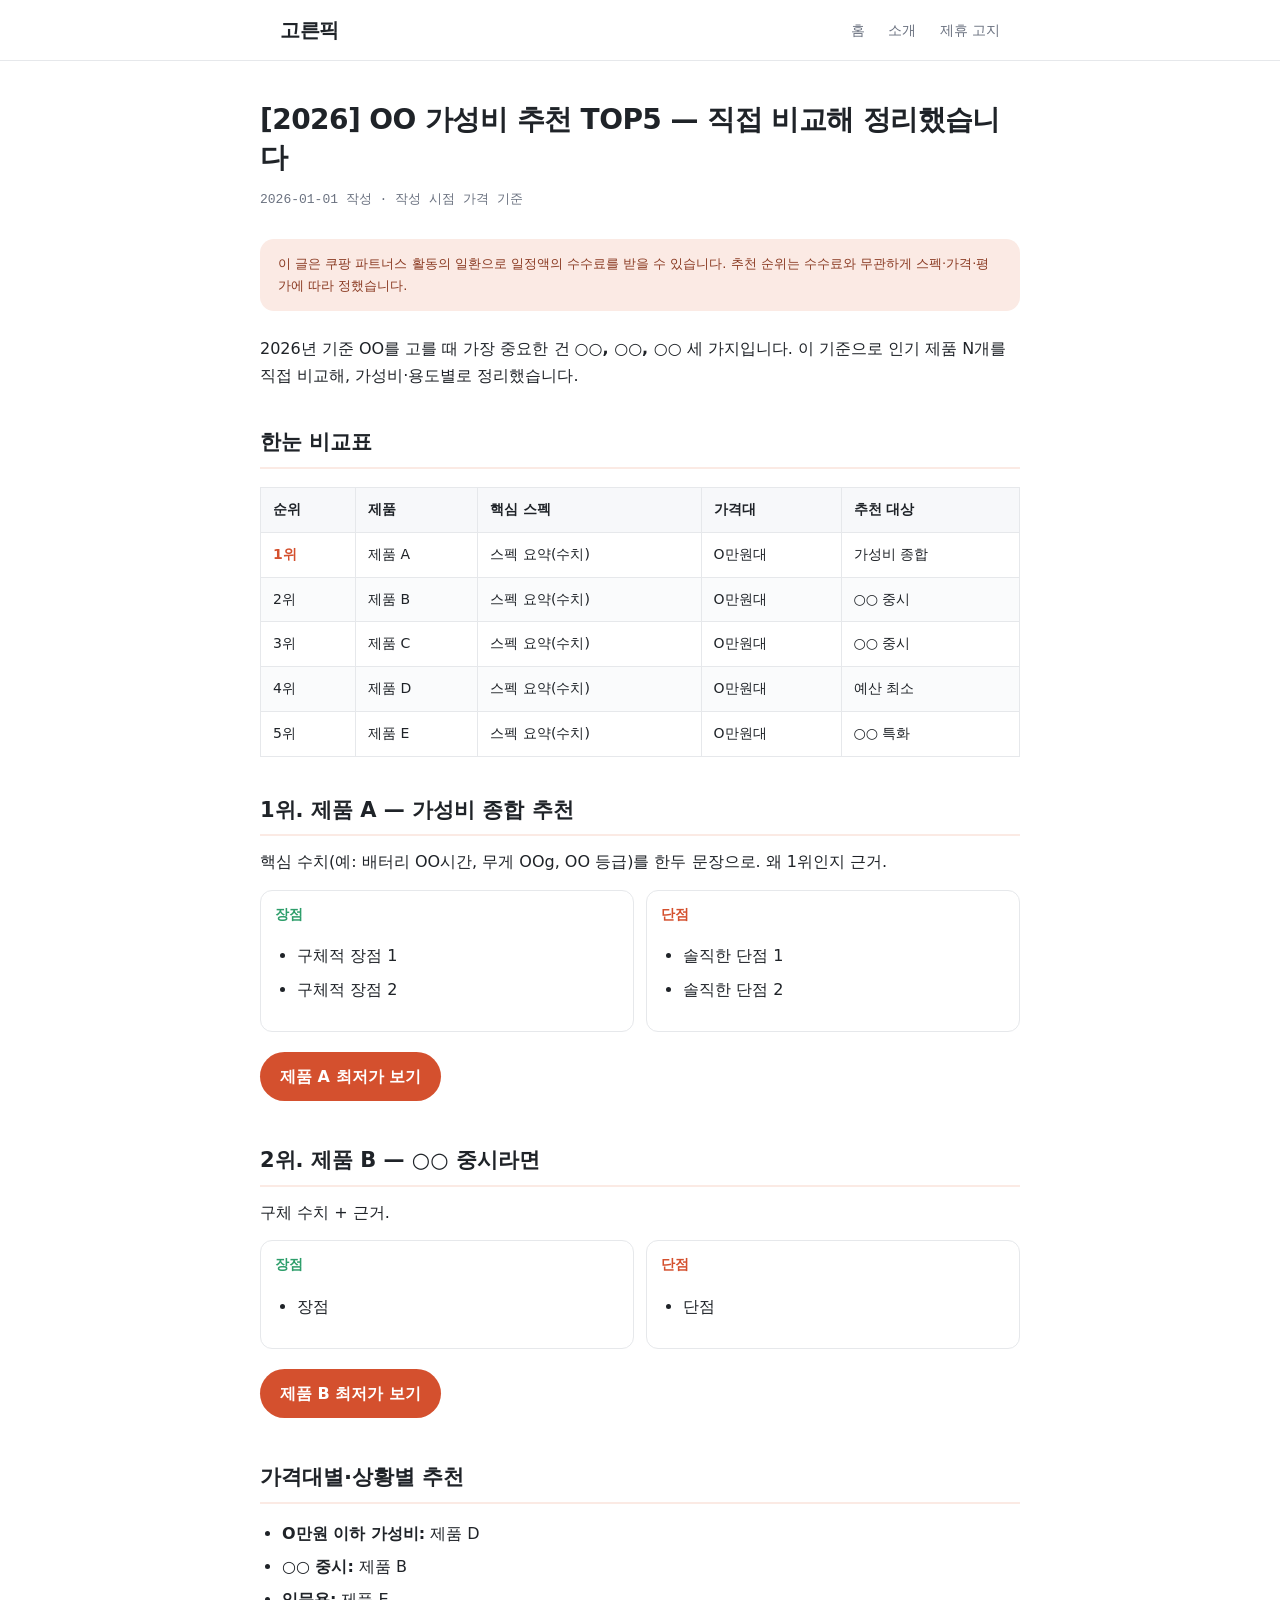
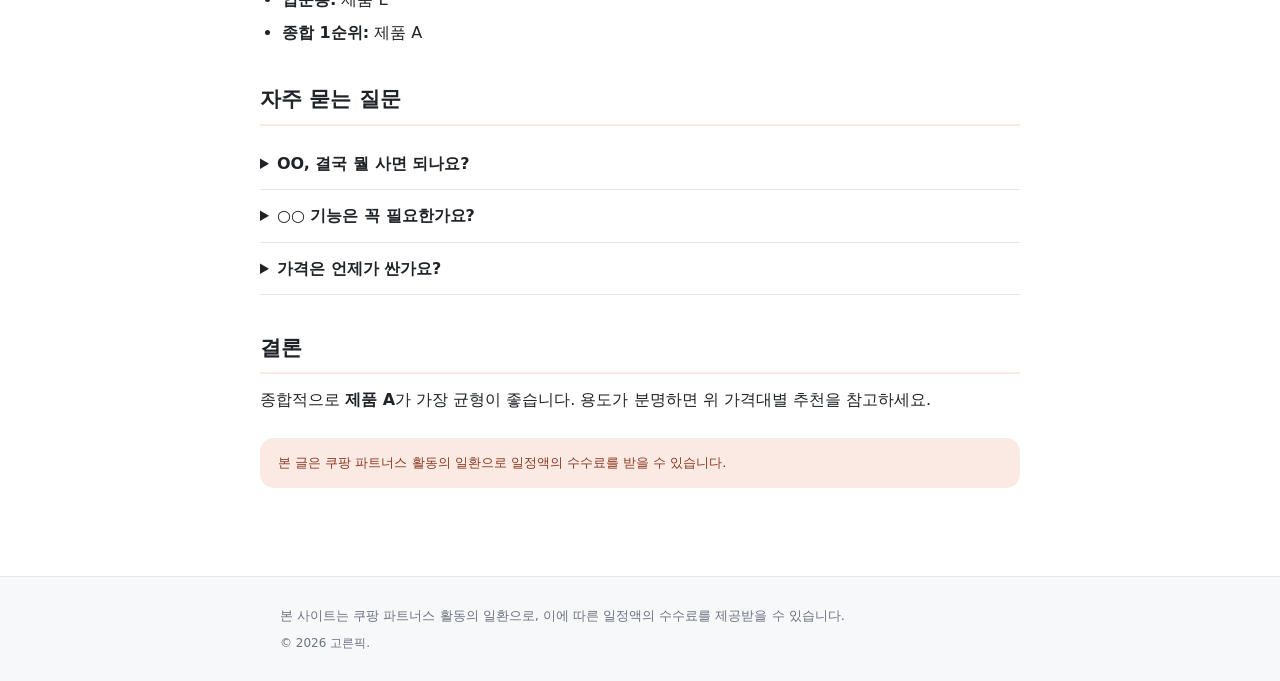
<file: posts/template.html>
<!DOCTYPE html>
<html lang="ko">
<head>
  <meta charset="UTF-8" />
  <meta name="viewport" content="width=device-width, initial-scale=1.0" />
  <!-- ▼▼ 제품 정하면 교체: title은 사람들이 검색/질문하는 그대로 ▼▼ -->
  <title>[2026] OO 가성비 추천 TOP5 — 스펙·가격 직접 비교</title>
  <meta name="description" content="OO를 가격·성능·용도별로 직접 비교했습니다. 2026년 기준 가성비 추천 TOP5와 가격대별 베스트를 한눈에." />
  <!-- ▲▲ -->
  <link rel="canonical" href="https://tomttoms.github.io/recommend-site/posts/template.html" />
  <meta property="og:type" content="article" />
  <meta property="og:title" content="[2026] OO 가성비 추천 TOP5 — 스펙·가격 직접 비교" />
  <meta property="og:description" content="OO를 가격·성능·용도별로 직접 비교한 2026년 가성비 추천." />
  <meta name="robots" content="index,follow" />
  <link rel="stylesheet" href="../style.css" />

  <!-- 구조화 데이터: 생성형 엔진이 '추천 목록'으로 이해하기 쉽게 -->
  <script type="application/ld+json">
  {
    "@context": "https://schema.org",
    "@type": "Article",
    "headline": "[2026] OO 가성비 추천 TOP5 — 스펙·가격 직접 비교",
    "datePublished": "2026-01-01",
    "dateModified": "2026-01-01",
    "author": { "@type": "Organization", "name": "고른픽" },
    "publisher": { "@type": "Organization", "name": "고른픽" }
  }
  </script>
  <script type="application/ld+json">
  {
    "@context": "https://schema.org",
    "@type": "ItemList",
    "name": "OO 가성비 추천 TOP5",
    "itemListOrder": "https://schema.org/ItemListOrderAscending",
    "itemListElement": [
      { "@type": "ListItem", "position": 1, "name": "1위 제품명" },
      { "@type": "ListItem", "position": 2, "name": "2위 제품명" },
      { "@type": "ListItem", "position": 3, "name": "3위 제품명" }
    ]
  }
  </script>
</head>
<body>
  <header class="site-header">
    <div class="container header-inner">
      <a href="../index.html" class="brand">고른픽</a>
      <nav class="nav">
        <a href="../index.html">홈</a>
        <a href="../about.html">소개</a>
        <a href="../about.html#disclosure">제휴 고지</a>
      </nav>
    </div>
  </header>

  <main class="container article">
    <!-- ▼ H1: 사람들이 실제로 묻는 질문과 같은 표현으로 ▼ -->
    <h1>[2026] OO 가성비 추천 TOP5 — 직접 비교해 정리했습니다</h1>
    <p class="meta">2026-01-01 작성 · 작성 시점 가격 기준</p>

    <div class="disclosure-box">
      이 글은 쿠팡 파트너스 활동의 일환으로 일정액의 수수료를 받을 수 있습니다.
      추천 순위는 수수료와 무관하게 스펙·가격·평가에 따라 정했습니다.
    </div>

    <p>
      <!-- 인용가능한 단언으로 시작: 한 문장만 떼어도 성립하게 -->
      2026년 기준 OO를 고를 때 가장 중요한 건 <strong>○○, ○○, ○○</strong> 세 가지입니다.
      이 기준으로 인기 제품 N개를 직접 비교해, 가성비·용도별로 정리했습니다.
    </p>

    <!-- ▼ 한눈 비교표: 생성형 엔진이 가장 인용하기 좋아하는 형식 ▼ -->
    <h2>한눈 비교표</h2>
    <div class="table-wrap">
      <table>
        <thead>
          <tr>
            <th>순위</th><th>제품</th><th>핵심 스펙</th><th>가격대</th><th>추천 대상</th>
          </tr>
        </thead>
        <tbody>
          <tr><td class="pick">1위</td><td>제품 A</td><td>스펙 요약(수치)</td><td>O만원대</td><td>가성비 종합</td></tr>
          <tr><td>2위</td><td>제품 B</td><td>스펙 요약(수치)</td><td>O만원대</td><td>○○ 중시</td></tr>
          <tr><td>3위</td><td>제품 C</td><td>스펙 요약(수치)</td><td>O만원대</td><td>○○ 중시</td></tr>
          <tr><td>4위</td><td>제품 D</td><td>스펙 요약(수치)</td><td>O만원대</td><td>예산 최소</td></tr>
          <tr><td>5위</td><td>제품 E</td><td>스펙 요약(수치)</td><td>O만원대</td><td>○○ 특화</td></tr>
        </tbody>
      </table>
    </div>

    <!-- ▼ 제품별 상세: 제목에 제품명, 구체 수치, 장단점, 구매 링크 ▼ -->
    <h2>1위. 제품 A — 가성비 종합 추천</h2>
    <p>핵심 수치(예: 배터리 OO시간, 무게 OOg, OO 등급)를 한두 문장으로. 왜 1위인지 근거.</p>
    <div class="proscons">
      <div class="box pro"><h4>장점</h4><ul><li>구체적 장점 1</li><li>구체적 장점 2</li></ul></div>
      <div class="box con"><h4>단점</h4><ul><li>솔직한 단점 1</li><li>솔직한 단점 2</li></ul></div>
    </div>
    <!-- ▼ 쿠팡 파트너스 링크로 교체 ▼ -->
    <a class="buy" href="#" rel="nofollow sponsored" target="_blank">제품 A 최저가 보기</a>

    <h2>2위. 제품 B — ○○ 중시라면</h2>
    <p>구체 수치 + 근거.</p>
    <div class="proscons">
      <div class="box pro"><h4>장점</h4><ul><li>장점</li></ul></div>
      <div class="box con"><h4>단점</h4><ul><li>단점</li></ul></div>
    </div>
    <a class="buy" href="#" rel="nofollow sponsored" target="_blank">제품 B 최저가 보기</a>

    <!-- 3~5위 동일 구조로 반복 -->

    <!-- ▼ 가격대별·상황별 추천: AI가 '용도별 추천'에 인용하기 좋음 ▼ -->
    <h2>가격대별·상황별 추천</h2>
    <ul>
      <li><strong>O만원 이하 가성비:</strong> 제품 D</li>
      <li><strong>○○ 중시:</strong> 제품 B</li>
      <li><strong>입문용:</strong> 제품 E</li>
      <li><strong>종합 1순위:</strong> 제품 A</li>
    </ul>

    <!-- ▼ FAQ: 질문-답 형식은 생성형 엔진이 매우 잘 인용함 ▼ -->
    <h2>자주 묻는 질문</h2>
    <div class="faq">
      <details><summary>OO, 결국 뭘 사면 되나요?</summary><p>가성비 종합은 제품 A, 예산이 빠듯하면 제품 D를 추천합니다.</p></details>
      <details><summary>○○ 기능은 꼭 필요한가요?</summary><p>○○ 용도라면 필요, 아니면 없어도 됩니다.</p></details>
      <details><summary>가격은 언제가 싼가요?</summary><p>대형 할인 행사 때가 유리합니다. 가격은 작성 시점 기준입니다.</p></details>
    </div>

    <h2>결론</h2>
    <p>종합적으로 <strong>제품 A</strong>가 가장 균형이 좋습니다. 용도가 분명하면 위 가격대별 추천을 참고하세요.</p>

    <div class="disclosure-box">
      본 글은 쿠팡 파트너스 활동의 일환으로 일정액의 수수료를 받을 수 있습니다.
    </div>
  </main>

  <footer class="site-footer">
    <div class="container">
      <p class="disclosure">본 사이트는 쿠팡 파트너스 활동의 일환으로, 이에 따른 일정액의 수수료를 제공받을 수 있습니다.</p>
      <p class="copyright">© <span id="year"></span> 고른픽.</p>
    </div>
  </footer>
  <script>document.getElementById('year').textContent = new Date().getFullYear();</script>
</body>
</html>
</file>
<file: style.css>
:root {
  --ink: #1f2328;
  --muted: #6b7280;
  --line: #e6e8eb;
  --bg: #ffffff;
  --soft: #f7f8fa;
  --accent: #d4502e;
  --accent-soft: #fbeae4;
  --radius: 14px;
  --maxw: 760px;
}

* { box-sizing: border-box; }

html { -webkit-text-size-adjust: 100%; }

body {
  margin: 0;
  font-family: -apple-system, BlinkMacSystemFont, "Apple SD Gothic Neo",
    "Pretendard", "Malgun Gothic", system-ui, sans-serif;
  color: var(--ink);
  background: var(--bg);
  line-height: 1.7;
  font-size: 16px;
}

.container { max-width: var(--maxw); margin: 0 auto; padding: 0 20px; }

a { color: inherit; text-decoration: none; }

/* Header */
.site-header {
  border-bottom: 1px solid var(--line);
  background: rgba(255, 255, 255, 0.9);
  backdrop-filter: blur(8px);
  position: sticky;
  top: 0;
  z-index: 10;
}
.header-inner { display: flex; align-items: center; justify-content: space-between; height: 60px; }
.brand { font-weight: 800; font-size: 20px; letter-spacing: -0.02em; }
.nav a { color: var(--muted); font-size: 14px; margin-left: 18px; }
.nav a:hover { color: var(--ink); }

/* Hero */
.hero { padding: 48px 0 32px; }
.hero h1 { font-size: 30px; line-height: 1.3; letter-spacing: -0.02em; margin: 0 0 12px; }
.lead { color: var(--muted); font-size: 17px; margin: 0; }

/* Sections */
.section-title { font-size: 20px; margin: 28px 0 16px; }

/* Card list */
.card-list { display: grid; gap: 14px; }
.card {
  display: block;
  border: 1px solid var(--line);
  border-radius: var(--radius);
  padding: 18px 20px;
  transition: border-color .15s, box-shadow .15s;
  background: var(--bg);
}
.card:hover { border-color: var(--accent); box-shadow: 0 6px 20px -12px rgba(0,0,0,.2); }
.card-tag {
  display: inline-block; font-size: 12px; font-weight: 700; color: var(--accent);
  background: var(--accent-soft); padding: 2px 8px; border-radius: 999px;
}
.card-title { font-size: 18px; margin: 10px 0 6px; line-height: 1.4; }
.card-desc { color: var(--muted); font-size: 14px; margin: 0 0 10px; }
.card-date { color: var(--muted); font-size: 12px; font-family: ui-monospace, monospace; }

/* Article */
.article { padding: 40px 0 8px; }
.article h1 { font-size: 28px; line-height: 1.35; letter-spacing: -0.02em; margin: 0 0 10px; }
.article .meta { color: var(--muted); font-size: 13px; font-family: ui-monospace, monospace; margin-bottom: 28px; }
.article h2 { font-size: 21px; margin: 36px 0 12px; padding-bottom: 6px; border-bottom: 2px solid var(--accent-soft); }
.article h3 { font-size: 18px; margin: 26px 0 8px; }
.article p { margin: 12px 0; }
.article ul, .article ol { padding-left: 22px; }
.article li { margin: 6px 0; }

/* Comparison table */
.table-wrap { overflow-x: auto; margin: 18px 0; }
table { width: 100%; border-collapse: collapse; font-size: 14px; min-width: 480px; }
th, td { border: 1px solid var(--line); padding: 10px 12px; text-align: left; }
thead th { background: var(--soft); font-weight: 700; }
tbody tr:nth-child(even) td { background: #fafbfc; }
.pick { color: var(--accent); font-weight: 700; }

/* Callout / pros-cons */
.callout {
  background: var(--soft); border: 1px solid var(--line);
  border-radius: var(--radius); padding: 14px 18px; margin: 16px 0;
}
.proscons { display: grid; grid-template-columns: 1fr 1fr; gap: 12px; margin: 14px 0; }
.proscons .box { border: 1px solid var(--line); border-radius: 12px; padding: 12px 14px; }
.proscons h4 { margin: 0 0 6px; font-size: 14px; }
.pro h4 { color: #2e9e6b; } .con h4 { color: var(--accent); }
@media (max-width: 560px) { .proscons { grid-template-columns: 1fr; } }

/* Affiliate button */
.buy {
  display: inline-block; background: var(--accent); color: #fff; font-weight: 700;
  padding: 11px 20px; border-radius: 999px; margin: 6px 0;
}
.buy:hover { background: #b8431f; }

/* Disclosure box */
.disclosure-box {
  background: var(--accent-soft); border-radius: var(--radius);
  padding: 14px 18px; font-size: 13px; color: #8a3a22; margin: 24px 0;
}

/* FAQ */
.faq details { border-bottom: 1px solid var(--line); padding: 12px 0; }
.faq summary { font-weight: 600; cursor: pointer; }
.faq p { color: var(--muted); margin: 8px 0 0; }

/* Footer */
.site-footer { border-top: 1px solid var(--line); margin-top: 56px; padding: 28px 0; background: var(--soft); }
.disclosure { font-size: 13px; color: var(--muted); margin: 0 0 6px; }
.copyright { font-size: 12px; color: var(--muted); margin: 0; }
</file>
